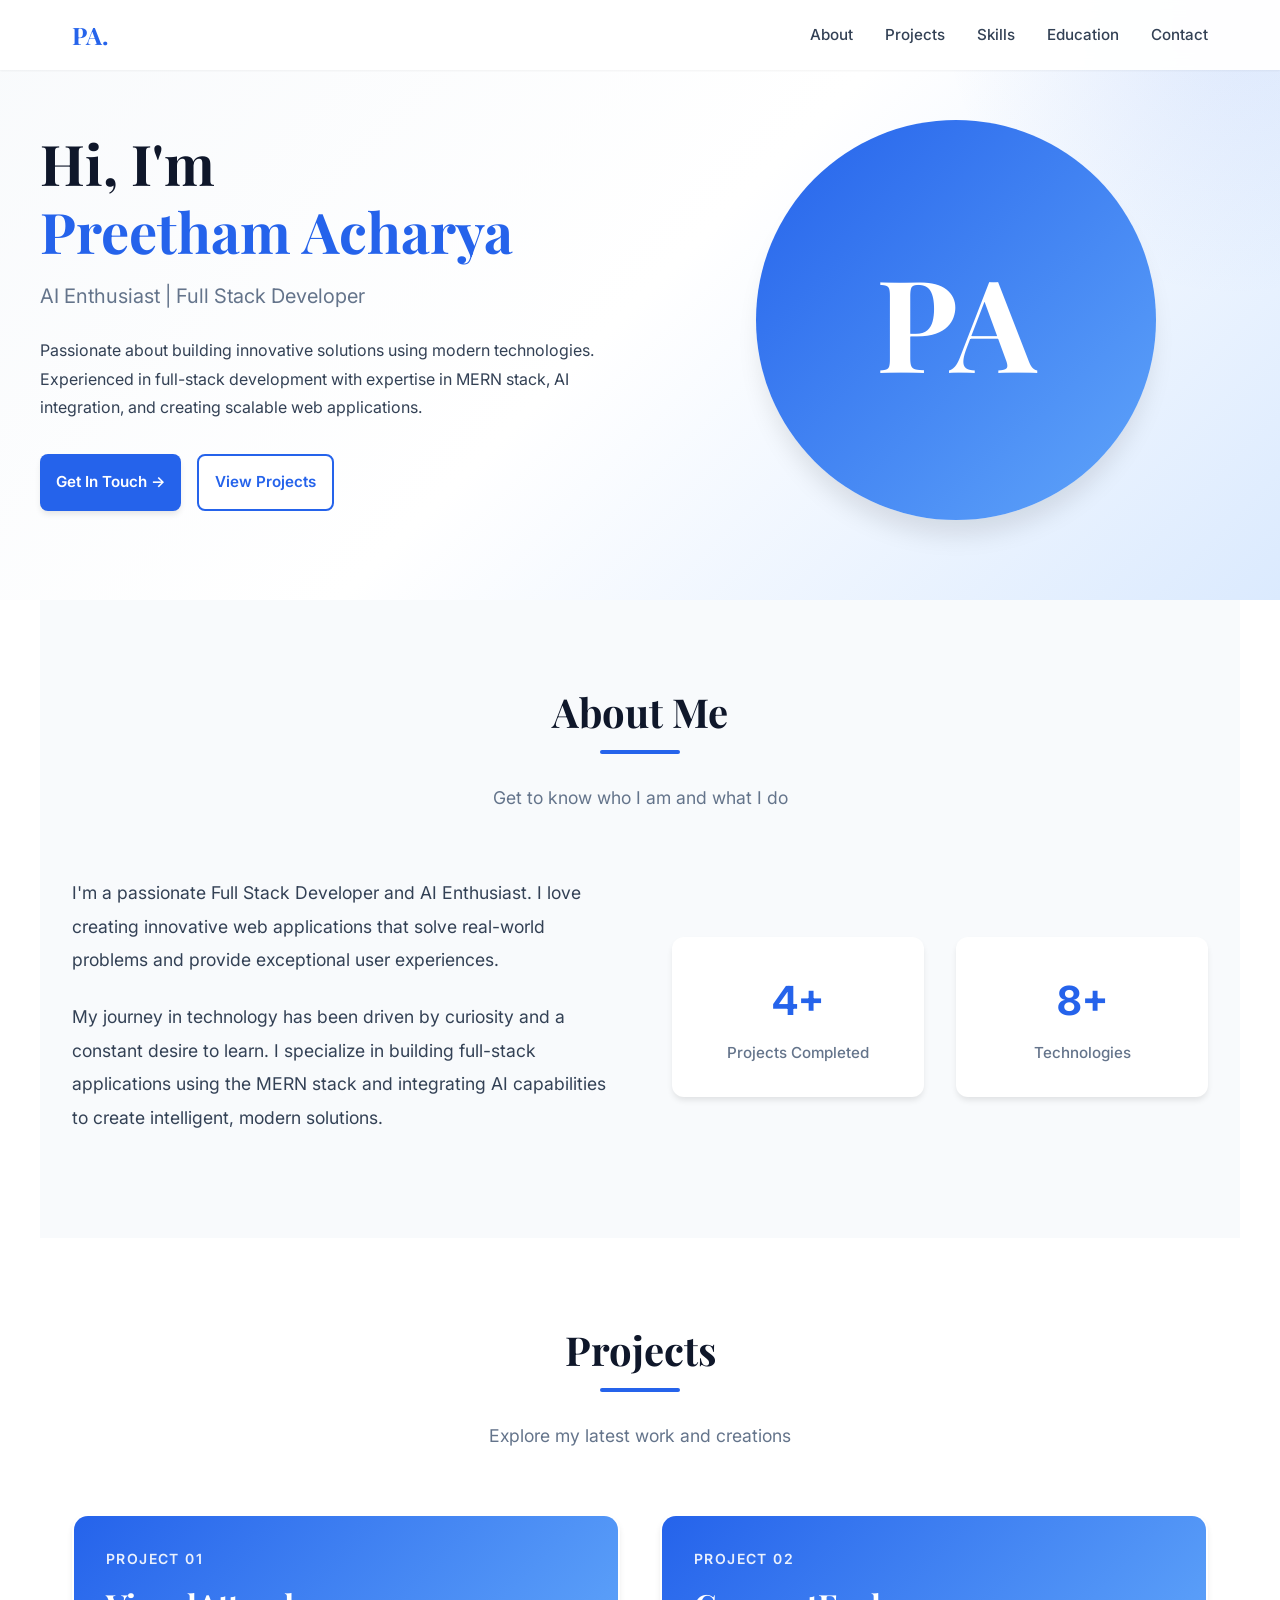
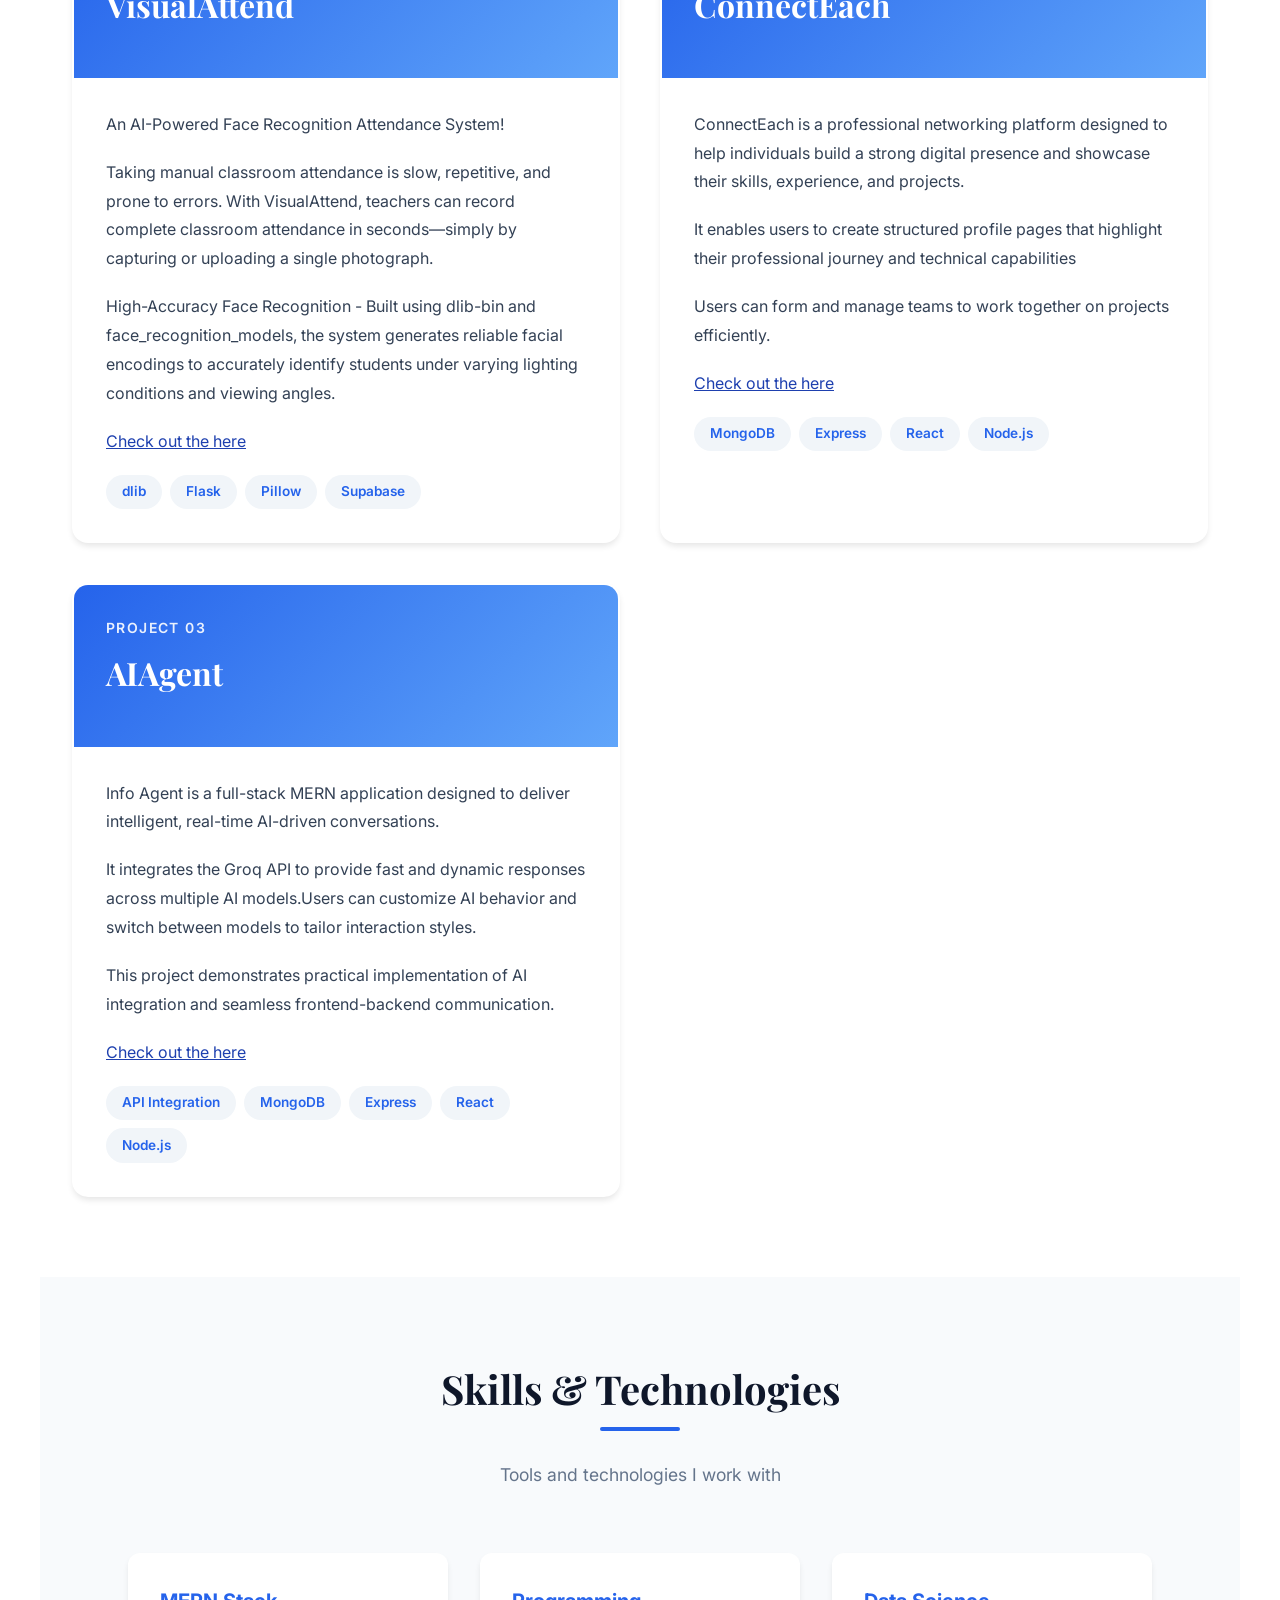
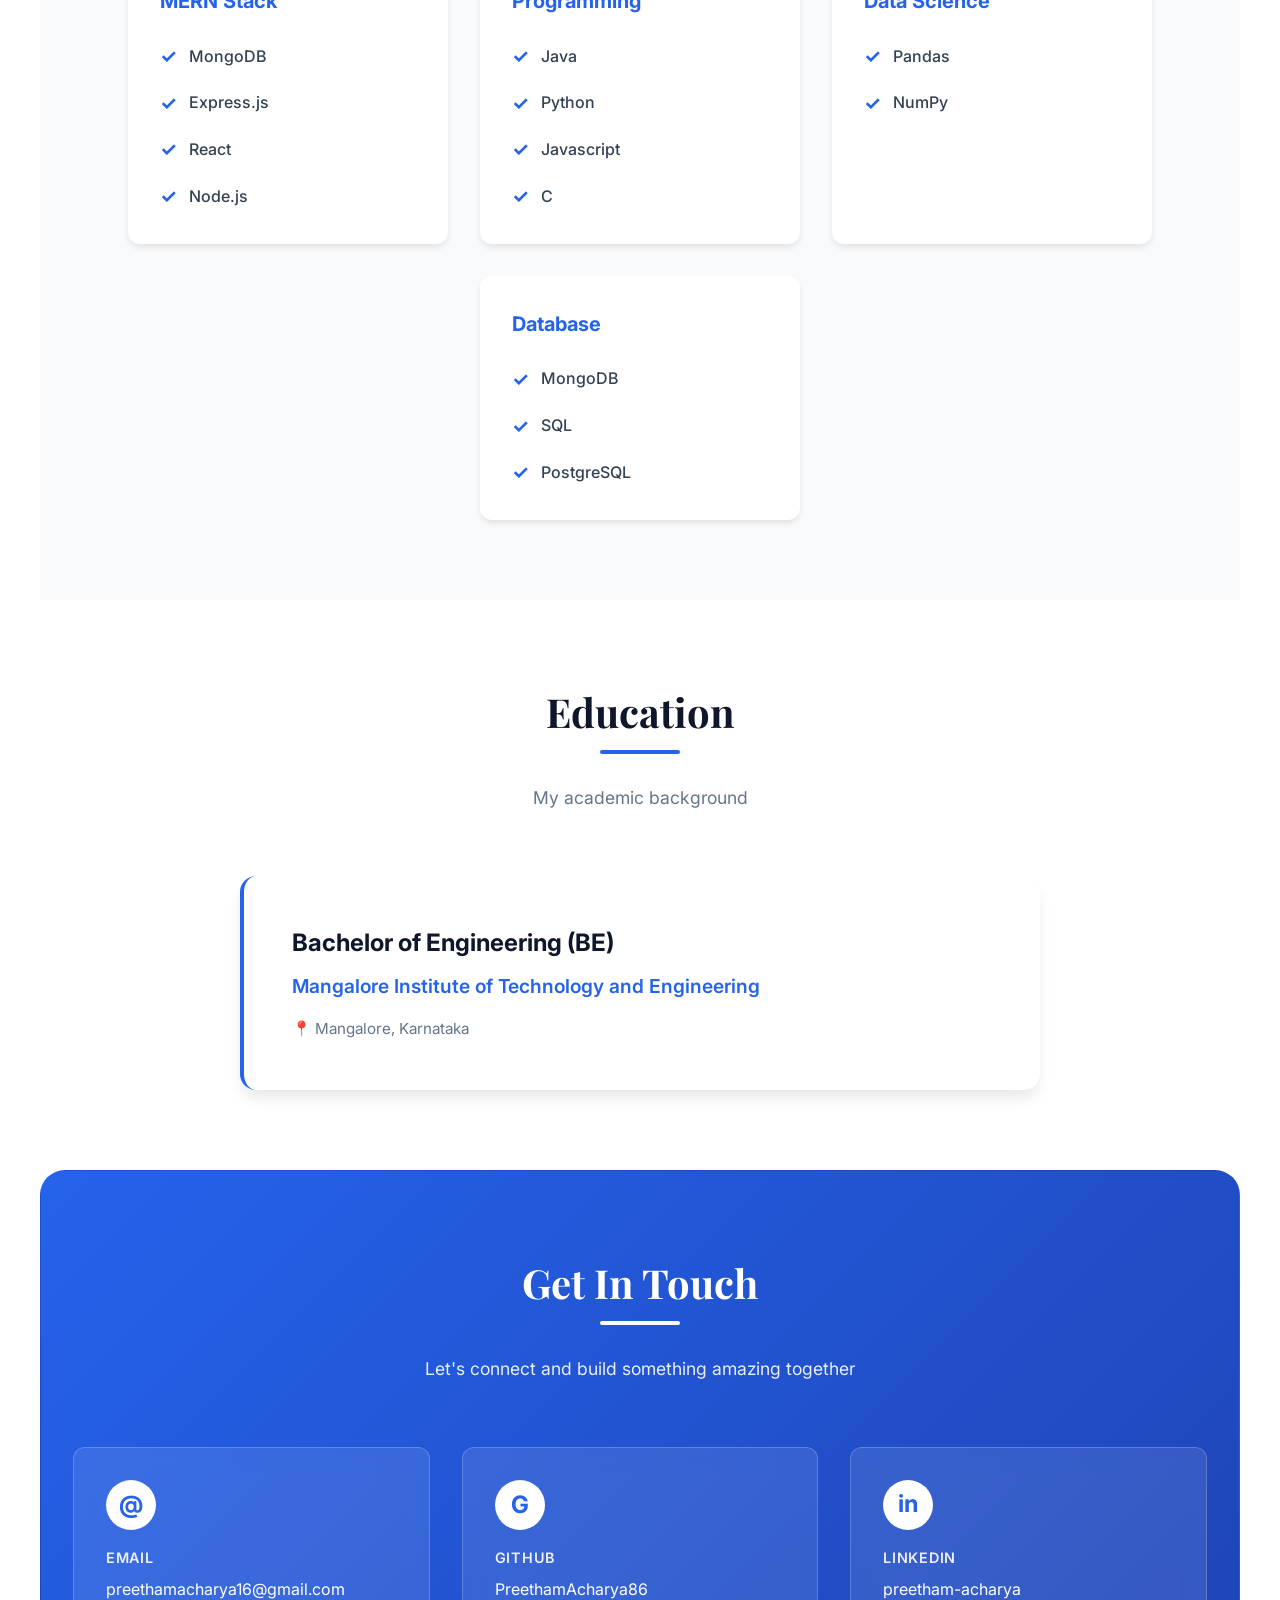
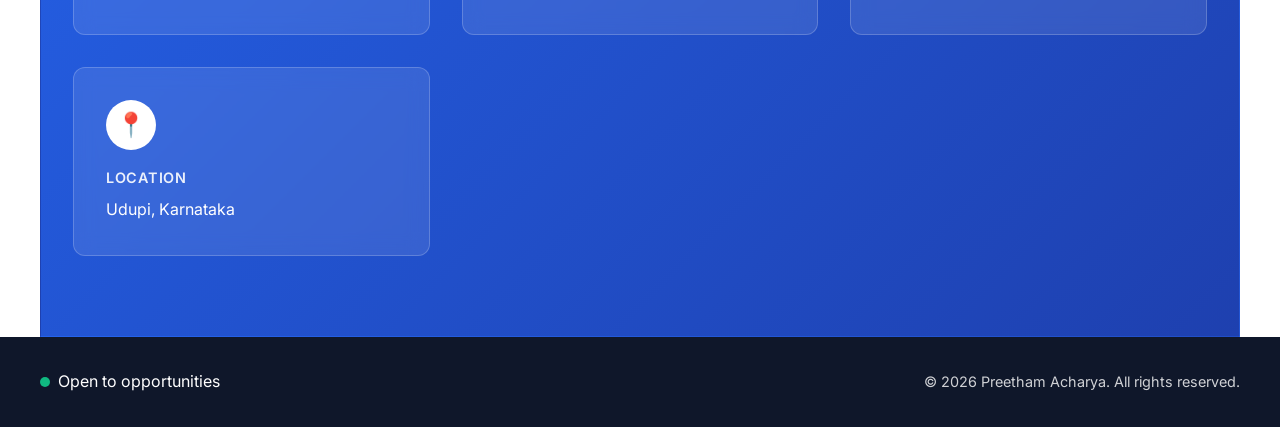
<file: index.html>
<!DOCTYPE html>
<html lang="en">
<head>
  <meta charset="UTF-8">
  <meta name="viewport" content="width=device-width, initial-scale=1.0">
  <title>Preetham Acharya - Portfolio</title>
  <link rel="preconnect" href="https://fonts.googleapis.com">
  <link rel="stylesheet" href="style.css">
  <link href="https://fonts.googleapis.com/css2?family=Inter:wght@300;400;500;600;700&family=Playfair+Display:wght@400;600;700&display=swap" rel="stylesheet">

</head>
<body>

<!-- Navigation -->
<nav id="navbar">
  <div class="nav-container">
    <a href="#" class="logo">PA.</a>
    <button class="hamburger" id="hamburger" aria-label="Toggle menu" aria-expanded="false">
      <span></span>
      <span></span>
      <span></span>
    </button>
    <ul class="nav-links" id="nav-links">
      <li><a href="#about">About</a></li>
      <li><a href="#projects">Projects</a></li>
      <li><a href="#skills">Skills</a></li>
      <li><a href="#education">Education</a></li>
      <li><a href="#contact">Contact</a></li>
    </ul>
  </div>
</nav>

<!-- Hero Section -->
<section class="hero">
  <div class="hero-container">
    <div class="hero-content">
      <h1>
        Hi, I'm
        <span>Preetham Acharya</span>
      </h1>
      <p class="hero-subtitle">AI Enthusiast | Full Stack Developer</p>
      <p class="hero-description">
        Passionate about building innovative solutions using modern technologies. 
        Experienced in full-stack development with expertise in MERN stack, 
        AI integration, and creating scalable web applications.
      </p>
      <div class="hero-buttons">
        <a href="#contact" class="btn btn-primary">Get In Touch →</a>
        <a href="#projects" class="btn btn-secondary">View Projects</a>
      </div>
    </div>
    <div class="hero-image">
      <div class="hero-circle"></div>
    </div>
  </div>
</section>

<!-- About Section -->
<section id="about" class="section about">
  <div class="section-header">
    <h2 class="section-title">About Me</h2>
    <p class="section-subtitle">Get to know who I am and what I do</p>
  </div>
  <div class="about-content">
    <div class="about-text">
      <p>
        I'm a passionate Full Stack Developer and AI Enthusiast. 
        I love creating innovative web applications that solve real-world problems and 
        provide exceptional user experiences.
      </p>
      <p>
        My journey in technology has been driven by curiosity and a constant desire to learn. 
        I specialize in building full-stack applications using the MERN stack and integrating 
        AI capabilities to create intelligent, modern solutions.
      </p>
    </div>
    <div class="about-stats">
      <div class="stat-card fade-in">
        <div class="stat-number">4+</div>
        <div class="stat-label">Projects Completed</div>
      </div>
      <div class="stat-card fade-in">
        <div class="stat-number">8+</div>
        <div class="stat-label">Technologies</div>
      </div>
    </div>
  </div>
</section>

<!-- Projects Section -->
<section id="projects" class="section">
  <div class="section-header">
    <h2 class="section-title">Projects</h2>
    <p class="section-subtitle">Explore my latest work and creations</p>
  </div>
  <div class="projects-grid">
    <div class="project-card fade-in">
      <div class="project-header">
        <div class="project-number">PROJECT 01</div>
        <h3 class="project-title">VisualAttend</h3>
      </div>
      <div class="project-body">
        <p class="project-description"> 
          An AI-Powered Face Recognition Attendance System!
        </p>
        <p class="project-description">
          Taking manual classroom attendance is slow, repetitive, and prone to errors. With VisualAttend, teachers can record complete classroom attendance in seconds—simply by capturing or uploading a single photograph.
        </p>
        <p class="project-description">
          High-Accuracy Face Recognition - Built using dlib-bin and face_recognition_models, the system generates reliable facial encodings to accurately identify students under varying lighting conditions and viewing angles.
        </p>
        <p class="project-description">
          <a href="https://visualattendlanding.vercel.app" class="project-link">
            Check out the here
          </a>
        </p>
        
        <div class="project-tags">
          <span class="tag">dlib</span>
          <span class="tag">Flask</span>
          <span class="tag">Pillow</span>
          <span class="tag">Supabase</span>
        </div>
      </div>
    </div>
    <div class="project-card fade-in">
      <div class="project-header">
        <div class="project-number">PROJECT 02</div>
        <h3 class="project-title">ConnectEach</h3>
      </div>
      <div class="project-body">
        <p class="project-description"> 
          ConnectEach is a professional networking platform designed to help individuals build a strong digital presence and showcase their skills, experience, and projects.
        </p>
        <p class="project-description">
          It enables users to create structured profile pages that highlight their professional journey and technical capabilities
        </p>
        <p class="project-description">
          Users can form and manage teams to work together on projects efficiently.
        </p>
        <p class="project-description">
          <a href="https://connect-each.onrender.com" class="project-link">
            Check out the here
          </a>
        </p>
        
        <div class="project-tags">
          <span class="tag">MongoDB</span>
          <span class="tag">Express</span>
          <span class="tag">React</span>
          <span class="tag">Node.js</span>
        </div>
      </div>
    </div>
    
    <div class="project-card fade-in">
      <div class="project-header">
        <div class="project-number">PROJECT 03</div>
        <h3 class="project-title">AIAgent</h3>
      </div>
      <div class="project-body">
        <p class="project-description">
          Info Agent is a full-stack MERN application designed to deliver intelligent, real-time AI-driven conversations.
        </p>
        <p class="project-description">
          It integrates the Groq API to provide fast and dynamic responses across multiple AI models.Users can customize AI behavior and switch between models to tailor interaction styles.
        </p>
        <p class="project-description">
          This project demonstrates practical implementation of AI integration and seamless frontend-backend communication.
        </p>
        <p class="project-description">
          <a href="https://info-agent-50h6.onrender.com" class="project-link">
            Check out the here
          </a>
        </p>
        <div class="project-tags">
          <span class="tag">API Integration</span>
          <span class="tag">MongoDB</span>
          <span class="tag">Express</span>
          <span class="tag">React</span>
          <span class="tag">Node.js</span>
        </div>
      </div>
    </div>
  </div>
</section>

<!-- Skills Section -->
<section id="skills" class="section skills">
  <div class="section-header">
    <h2 class="section-title">Skills & Technologies</h2>
    <p class="section-subtitle">Tools and technologies I work with</p>
  </div>
  <div class="skills-container">
    <div class="skill-category fade-in">
      <h3 class="skill-category-title">
        MERN Stack
      </h3>
      <div class="skill-list">
        <div class="skill-item">
          <span class="skill-name">MongoDB</span>
        </div>
        <div class="skill-item">
          <span class="skill-name">Express.js</span>
        </div>
        <div class="skill-item">
          <span class="skill-name">React</span>
        </div>
        <div class="skill-item">
          <span class="skill-name">Node.js</span>
        </div>
      </div>
    </div>

    <div class="skill-category fade-in">
      <h3 class="skill-category-title">
        Programming
      </h3>
      <div class="skill-list">
        <div class="skill-item">
          <span class="skill-name">Java</span>
        </div>
        <div class="skill-item">
          <span class="skill-name">Python</span>
        </div>
        <div class="skill-item">
          <span class="skill-name">Javascript</span>
        </div>
        <div class="skill-item">
          <span class="skill-name">C</span>
        </div>
      </div>
    </div>

    <div class="skill-category fade-in">
      <h3 class="skill-category-title">
        Data Science
      </h3>
      <div class="skill-list">
        <div class="skill-item">
          <span class="skill-name">Pandas</span>
        </div>
        <div class="skill-item">
          <span class="skill-name">NumPy</span>
        </div>
      </div>
    </div>
    <div class="skill-category fade-in">
      <h3 class="skill-category-title">
        Database
      </h3>
      <div class="skill-list">
        <div class="skill-item">
          <span class="skill-name">MongoDB</span>
        </div>
        <div class="skill-item">
          <span class="skill-name">SQL</span>
        </div>
        <div class="skill-item">
          <span class="skill-name">PostgreSQL</span>
        </div>
      </div>
    </div>
  </div>
</section>

<!-- Education Section -->
<section id="education" class="section">
  <div class="section-header">
    <h2 class="section-title">Education</h2>
    <p class="section-subtitle">My academic background</p>
  </div>
  <div class="education-card fade-in">
    <h3 class="education-degree">Bachelor of Engineering (BE)</h3>
    <p class="education-institution">Mangalore Institute of Technology and Engineering</p>
    <div class="education-details">
      <span>📍 Mangalore, Karnataka</span>
    </div>
  </div>
</section>

<!-- Contact Section -->
<section id="contact" class="section contact">
  <div class="section-header">
    <h2 class="section-title">Get In Touch</h2>
    <p class="section-subtitle">Let's connect and build something amazing together</p>
  </div>
  <div class="contact-grid">
    <div class="contact-card fade-in">
      <div class="contact-icon">@</div>
      <div class="contact-label">EMAIL</div>
      <div class="contact-value">
        <a href="mailto:preethamacharya16@gmail.com">preethamacharya16@gmail.com</a>
      </div>
    </div>

    <div class="contact-card fade-in">
      <div class="contact-icon">G</div>
      <div class="contact-label">GITHUB</div>
      <div class="contact-value">
        <a href="https://github.com/PreethamAcharya86" target="_blank">PreethamAcharya86</a>
      </div>
    </div>

    <div class="contact-card fade-in">
      <div class="contact-icon">in</div>
      <div class="contact-label">LINKEDIN</div>
      <div class="contact-value">
        <a href="https://www.linkedin.com/in/preetham-acharya" target="_blank">preetham-acharya</a>
      </div>
    </div>

    <div class="contact-card fade-in">
      <div class="contact-icon">📍</div>
      <div class="contact-label">LOCATION</div>
      <div class="contact-value">Udupi, Karnataka</div>
    </div>
  </div>
</section>

<!-- Footer -->
<footer>
  <div class="footer-content">
    <div class="footer-status">
      <span class="status-dot"></span>
      <span>Open to opportunities</span>
    </div>
    <div class="footer-text">
      © 2026 Preetham Acharya. All rights reserved.
    </div>
  </div>
</footer>

<script>
// Navbar scroll effect
const navbar = document.getElementById('navbar');
window.addEventListener('scroll', () => {
  if (window.scrollY > 50) {
    navbar.classList.add('scrolled');
  } else {
    navbar.classList.remove('scrolled');
  }
});

// Hamburger toggle
const hamburger = document.getElementById('hamburger');
const navLinks = document.getElementById('nav-links');

hamburger.addEventListener('click', () => {
  const isOpen = navLinks.classList.toggle('open');
  hamburger.classList.toggle('open', isOpen);
  hamburger.setAttribute('aria-expanded', isOpen);
});

// Close menu when a nav link is clicked
navLinks.querySelectorAll('a').forEach(link => {
  link.addEventListener('click', () => {
    navLinks.classList.remove('open');
    hamburger.classList.remove('open');
    hamburger.setAttribute('aria-expanded', false);
  });
});

const observerOptions = {
  threshold: 0.1,
  rootMargin: '0px 0px -50px 0px'
};

const observer = new IntersectionObserver((entries) => {
  entries.forEach(entry => {
    if (entry.isIntersecting) {
      entry.target.classList.add('visible');
    }
  });
}, observerOptions);

document.querySelectorAll('.fade-in').forEach(el => {
  observer.observe(el);
});

document.querySelectorAll('a[href^="#"]').forEach(anchor => {
  anchor.addEventListener('click', function (e) {
    e.preventDefault();
    const target = document.querySelector(this.getAttribute('href'));
    if (target) {
      const offsetTop = target.offsetTop - 80;
      window.scrollTo({
        top: offsetTop,
        behavior: 'smooth'
      });
    }
  });
});
</script>
</body>
</html>
</file>
<file: style.css>
:root { 
  --primary-blue: #2563eb;
  --light-blue: #60a5fa;
  --dark-blue: #1e40af;
  --accent-blue: #3b82f6;
  --white: #ffffff;
  --off-white: #f8fafc;
  --light-gray: #f1f5f9;
  --gray: #64748b;
  --dark-gray: #334155;
  --text-dark: #0f172a;
  
  --shadow-sm: 0 1px 2px 0 rgba(0, 0, 0, 0.05);
  --shadow-md: 0 4px 6px -1px rgba(0, 0, 0, 0.1);
  --shadow-lg: 0 10px 15px -3px rgba(0, 0, 0, 0.1);
  --shadow-xl: 0 20px 25px -5px rgba(0, 0, 0, 0.1);
}

* {
  margin: 0;
  padding: 0;
  box-sizing: border-box;
}

html {
  scroll-behavior: smooth;
}

body {
  font-family: 'Inter', sans-serif;
  background: var(--white);
  color: var(--text-dark);
  line-height: 1.6;
  overflow-x: hidden;
}

/* Navigation */
nav {
  position: fixed;
  top: 0;
  left: 0;
  right: 0;
  background: rgba(255, 255, 255, 0.95);
  backdrop-filter: blur(10px);
  box-shadow: var(--shadow-sm);
  z-index: 1000;
  transition: all 0.3s ease;
}

nav.scrolled {
  box-shadow: var(--shadow-md);
}

.nav-container {
  max-width: 1200px;
  margin: 0 auto;
  padding: 1rem 2rem;
  display: flex;
  justify-content: space-between;
  align-items: center;
}

.logo {
  font-family: 'Playfair Display', serif;
  font-size: 1.5rem;
  font-weight: 700;
  color: var(--primary-blue);
  text-decoration: none;
}

.nav-links {
  display: flex;
  gap: 2rem;
  list-style: none;
}

.nav-links a {
  color: var(--dark-gray);
  text-decoration: none;
  font-weight: 500;
  font-size: 0.95rem;
  transition: color 0.3s ease;
  position: relative;
}

.nav-links a::after {
  content: '';
  position: absolute;
  bottom: -5px;
  left: 0;
  width: 0;
  height: 2px;
  background: var(--primary-blue);
  transition: width 0.3s ease;
}

.nav-links a:hover {
  color: var(--primary-blue);
}

.nav-links a:hover::after {
  width: 100%;
}

/* Hero Section */
.hero {
  padding: 120px 2rem 80px;
  background: linear-gradient(135deg, var(--off-white) 0%, var(--white) 50%, #dbeafe 100%);
  position: relative;
  overflow: hidden;
}

.hero::before {
  content: '';
  position: absolute;
  top: -50%;
  right: -20%;
  width: 600px;
  height: 600px;
  background: radial-gradient(circle, rgba(37, 99, 235, 0.1) 0%, transparent 70%);
  border-radius: 50%;
  animation: float 6s ease-in-out infinite;
}

@keyframes float {
  0%, 100% { transform: translateY(0px); }
  50% { transform: translateY(-30px); }
}

.hero-container {
  max-width: 1200px;
  margin: 0 auto;
  display: grid;
  grid-template-columns: 1fr 1fr;
  gap: 4rem;
  align-items: center;
  position: relative;
  z-index: 1;
}

.hero-content h1 {
  font-family: 'Playfair Display', serif;
  font-size: 3.5rem;
  font-weight: 700;
  color: var(--text-dark);
  margin-bottom: 1rem;
  line-height: 1.2;
}

.hero-content h1 span {
  color: var(--primary-blue);
  display: block;
}

.hero-subtitle {
  font-size: 1.25rem;
  color: var(--gray);
  margin-bottom: 1.5rem;
}

.hero-description {
  font-size: 1rem;
  color: var(--dark-gray);
  margin-bottom: 2rem;
  line-height: 1.8;
}

.hero-buttons {
  display: flex;
  gap: 1rem;
}

.btn {
  padding: 0.875rem 1rem;
  border-radius: 8px;
  text-decoration: none;
  font-weight: 600;
  font-size: 0.95rem;
  transition: all 0.3s ease;
  display: inline-flex;
  align-items: center;
  gap: 0.5rem;
}

.btn-primary {
  background: var(--primary-blue);
  color: var(--white);
  box-shadow: var(--shadow-md);
}

.btn-primary:hover {
  background: var(--dark-blue);
  box-shadow: var(--shadow-lg);
  transform: translateY(-2px);
}

.btn-secondary {
  background: var(--white);
  color: var(--primary-blue);
  border: 2px solid var(--primary-blue);
}

.btn-secondary:hover {
  background: var(--primary-blue);
  color: var(--white);
}

.hero-image {
  position: relative;
  display: flex;
  justify-content: center;
  align-items: center;
}

.hero-circle {
  width: 400px;
  height: 400px;
  background: linear-gradient(135deg, var(--primary-blue) 0%, var(--light-blue) 100%);
  border-radius: 50%;
  display: flex;
  justify-content: center;
  align-items: center;
  box-shadow: var(--shadow-xl);
  position: relative;
  animation: pulse 3s ease-in-out infinite;
}

@keyframes pulse {
  0%, 100% { box-shadow: 0 0 0 0 rgba(37, 99, 235, 0.4); }
  50% { box-shadow: 0 0 0 30px rgba(37, 99, 235, 0); }
}

.hero-circle::before {
  content: 'PA';
  font-family: 'Playfair Display', serif;
  font-size: 8rem;
  font-weight: 700;
  color: var(--white);
}

/* Section Styles */
.section {
  padding: 80px 2rem;
  max-width: 1200px;
  margin: 0 auto;
}

.section-header {
  text-align: center;
  margin-bottom: 4rem;
}

.section-title {
  font-family: 'Playfair Display', serif;
  font-size: 2.5rem;
  font-weight: 700;
  color: var(--text-dark);
  margin-bottom: 1rem;
  position: relative;
  display: inline-block;
}

.section-title::after {
  content: '';
  position: absolute;
  bottom: -10px;
  left: 50%;
  transform: translateX(-50%);
  width: 80px;
  height: 4px;
  background: var(--primary-blue);
  border-radius: 2px;
}

.section-subtitle {
  font-size: 1.1rem;
  color: var(--gray);
  margin-top: 1.5rem;
}

/* About Section */
.about {
  background: var(--off-white);
}

.about-content {
  display: grid;
  grid-template-columns: 1fr 1fr;
  gap: 4rem;
  align-items: center;
}

.about-text {
  font-size: 1.1rem;
  color: var(--dark-gray);
  line-height: 1.9;
}

.about-text p {
  margin-bottom: 1.5rem;
}

.about-stats {
  display: grid;
  grid-template-columns: 1fr 1fr;
  gap: 2rem;
}

.stat-card {
  background: var(--white);
  padding: 2rem;
  border-radius: 12px;
  box-shadow: var(--shadow-md);
  text-align: center;
  transition: transform 0.3s ease;
}

.stat-card:hover {
  transform: translateY(-5px);
  box-shadow: var(--shadow-lg);
}

.stat-number {
  font-size: 2.5rem;
  font-weight: 700;
  color: var(--primary-blue);
  margin-bottom: 0.5rem;
}

.stat-label {
  font-size: 0.95rem;
  color: var(--gray);
  font-weight: 500;
}

/* Projects Section */
.projects-grid {
  display: grid;
  grid-template-columns: repeat(auto-fit, minmax(500px, 1fr));
  gap: 2.5rem;
}

.project-card {
  background: var(--white);
  border-radius: 16px;
  overflow: hidden;
  box-shadow: var(--shadow-md);
  transition: all 0.3s ease;
  border: 2px solid transparent;
}

.project-card:hover {
  transform: translateY(-8px);
  box-shadow: var(--shadow-xl);
  border-color: var(--primary-blue);
}

.project-header {
  background: linear-gradient(135deg, var(--primary-blue) 0%, var(--light-blue) 100%);
  padding: 2rem;
  color: var(--white);
}

.project-number {
  font-size: 0.875rem;
  font-weight: 600;
  letter-spacing: 0.1em;
  margin-bottom: 0.5rem;
  opacity: 0.9;
}

.project-title {
  font-family: 'Playfair Display', serif;
  font-size: 2rem;
  font-weight: 700;
  margin-bottom: 1rem;
}

.project-body {
  padding: 2rem;
}

.project-description {
  color: var(--dark-gray);
  margin-bottom: 1.2rem;
  line-height: 1.8;
}

.project-tags {
  display: flex;
  flex-wrap: wrap;
  gap: 0.5rem;
}

.tag {
  background: var(--light-gray);
  color: var(--primary-blue);
  padding: 0.4rem 1rem;
  border-radius: 20px;
  font-size: 0.85rem;
  font-weight: 600;
}

/* Skills Section */
.skills {
  background: var(--off-white);
}

.skills-container {
  display: flex;
  flex-wrap: wrap;
  justify-content: center;
  gap: 2rem;
}

.skill-category {
  background: var(--white);
  padding: 2rem;
  flex: 1 1 280px;
  max-width: 320px;
  border-radius: 12px;
  box-shadow: var(--shadow-md);
  transition: transform 0.3s ease;
}

.skill-category:hover {
  transform: translateY(-5px);
  box-shadow: var(--shadow-lg);
}

.skill-category-title {
  font-size: 1.25rem;
  font-weight: 700;
  color: var(--primary-blue);
  margin-bottom: 1.5rem;
  display: flex;
  align-items: center;
  gap: 0.75rem;
}

.skill-icon {
  width: 32px;
  height: 32px;
  background: var(--primary-blue);
  border-radius: 8px;
  display: flex;
  align-items: center;
  justify-content: center;
  color: var(--white);
  font-weight: 700;
}

.skill-list {
  display: flex;
  flex-direction: column;
  gap: 1rem;
}

.skill-item {
  display: flex;
  align-items: center;
  gap: 0.75rem;
}

.skill-item::before {
  content: '✓';
  color: var(--primary-blue);
  font-weight: 700;
  font-size: 1.2rem;
}
.project-link {
  color: #1e40af;
}

.skill-name {
  color: var(--dark-gray);
  font-weight: 500;
}

/* Education Section */
.education-card {
  background: var(--white);
  padding: 3rem;
  border-radius: 16px;
  box-shadow: var(--shadow-lg);
  border-left: 4px solid var(--primary-blue);
  max-width: 800px;
  margin: 0 auto;
}

.education-degree {
  font-size: 1.5rem;
  font-weight: 700;
  color: var(--text-dark);
  margin-bottom: 0.5rem;
}

.education-institution {
  font-size: 1.2rem;
  color: var(--primary-blue);
  font-weight: 600;
  margin-bottom: 1rem;
}

.education-details {
  display: flex;
  gap: 2rem;
  color: var(--gray);
  font-size: 0.95rem;
}

/* Contact Section */
.contact {
  background: linear-gradient(135deg, var(--primary-blue) 0%, var(--dark-blue) 100%);
  border: 1px solid transparent;
  border-top-left-radius: 25px;
  border-top-right-radius: 25px;
  color: var(--white);
}

.contact .section-title {
  color: var(--white);
}

.contact .section-title::after {
  background: var(--white);
}

.contact .section-subtitle {
  color: rgba(255, 255, 255, 0.9);
}

.contact-grid {
  display: grid;
  grid-template-columns: repeat(auto-fit, minmax(280px, 1fr));
  gap: 2rem;
  margin-top: 3rem;
}

.contact-card {
  background: rgba(255, 255, 255, 0.1);
  backdrop-filter: blur(10px);
  padding: 2rem;
  border-radius: 12px;
  border: 1px solid rgba(255, 255, 255, 0.2);
  transition: all 0.3s ease;
}

.contact-card:hover {
  background: rgba(255, 255, 255, 0.15);
  transform: translateY(-5px);
}

.contact-icon {
  width: 50px;
  height: 50px;
  background: var(--white);
  color: var(--primary-blue);
  border-radius: 50%;
  display: flex;
  align-items: center;
  justify-content: center;
  margin-bottom: 1rem;
  font-size: 1.5rem;
  font-weight: 700;
}

.contact-label {
  font-size: 0.9rem;
  font-weight: 600;
  letter-spacing: 0.05em;
  margin-bottom: 0.5rem;
  opacity: 0.9;
}

.contact-value {
  font-size: 1rem;
  word-break: break-all;
}

.contact-value a {
  color: var(--white);
  text-decoration: none;
  transition: opacity 0.3s ease;
}

.contact-value a:hover {
  opacity: 0.8;
}

/* Footer */
footer {
  background: var(--text-dark);
  color: var(--white);
  padding: 2rem;
  text-align: center;
}

.footer-content {
  max-width: 1200px;
  margin: 0 auto;
  display: flex;
  justify-content: space-between;
  align-items: center;
  flex-wrap: wrap;
  gap: 1rem;
}

.footer-status {
  display: flex;
  align-items: center;
  gap: 0.5rem;
}

.status-dot {
  width: 10px;
  height: 10px;
  background: #10b981;
  border-radius: 50%;
  animation: blink 2s ease-in-out infinite;
}

@keyframes blink {
  0%, 100% { opacity: 1; }
  50% { opacity: 0.5; }
}

.footer-text {
  font-size: 0.9rem;
  opacity: 0.8;
}

/* Responsive Design */
@media (max-width: 968px) {
  .hero-container {
    grid-template-columns: 1fr;
    text-align: center;
  }
  
  .hero-content h1 {
    font-size: 2.5rem;
  }
  
  .hero-buttons {
    justify-content: center;
  }
  
  .hero-circle {
    width: 300px;
    height: 300px;
  }
  
  .hero-circle::before {
    font-size: 6rem;
  }
  
  .about-content {
    grid-template-columns: 1fr;
  }
  
  .projects-grid {
    grid-template-columns: 1fr;
  }
  
  .nav-links {
    gap: 1rem;
  }
}

@media (max-width: 640px) {
  .nav-container {
    padding: 1rem;
  }
  
  .nav-links {
    font-size: 0.85rem;
  }
  
  .hero {
    padding: 100px 1rem 60px;
  }
  
  .hero-content h1 {
    font-size: 2rem;
  }
  
  .section {
    padding: 60px 1rem;
  }
  
  .section-title {
    font-size: 2rem;
  }
  
  .footer-content {
    flex-direction: column;
    text-align: center;
  }
}

/* Scroll animations */
.fade-in {
  opacity: 0;
  transform: translateY(30px);
  transition: opacity 0.6s ease, transform 0.6s ease;
}

.fade-in.visible {
  opacity: 1;
  transform: translateY(0);
}

.hamburger {
  display: none;
  flex-direction: column;
  gap: 5px;
  cursor: pointer;
  background: none;
  border: none;
  padding: 4px;
}

.hamburger span {
  display: block;
  width: 24px;
  height: 2px;
  background: currentColor;
  border-radius: 2px;
  transition: transform 0.3s ease, opacity 0.3s ease;
}

.hamburger.open span:nth-child(1) {
  transform: translateY(7px) rotate(45deg);
}

.hamburger.open span:nth-child(2) {
  opacity: 0;
}

.hamburger.open span:nth-child(3) {
  transform: translateY(-7px) rotate(-45deg);
}

@media (max-width: 768px) {
  .hamburger {
    display: flex;
  }

  .nav-links {
    display: none;
    flex-direction: column;
    position: absolute;
    top: 100%;
    left: 0;
    right: 0;
    padding: 12px 0;
    border-top: 1px solid rgba(128,128,128,0.15);
    background: rgb(246, 247, 249);
    box-shadow: 0 8px 24px rgba(0,0,0,0.12);
    z-index: 999;
  }

  .nav-links.open {
    display: flex;
  }

  .nav-links li {
    list-style: none;
  }

  .nav-links li a {
    display: block;
    padding: 10px 24px;
    font-size: 0.95rem;
  }
}
</file>
